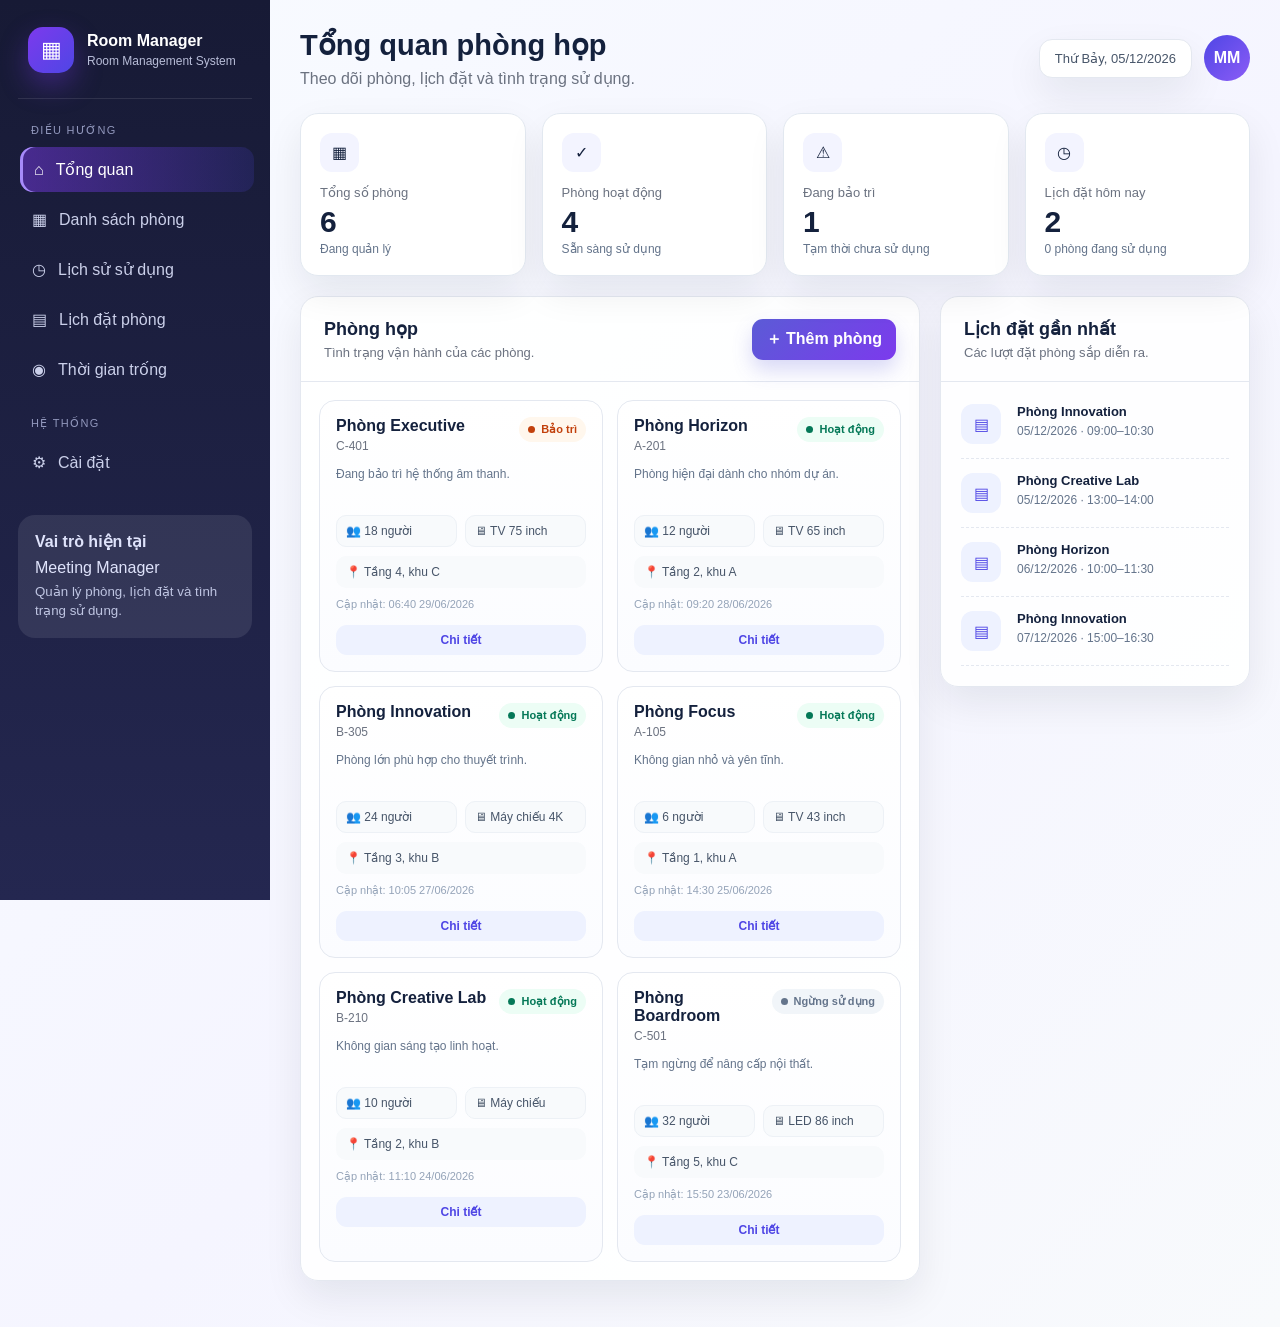
<file: index.html>
<!doctype html>
<html lang="vi">
<head>
    <meta charset="utf-8">
    <meta name="viewport" content="width=device-width, initial-scale=1">
    <title>Room Manager - Quản lý phòng họp</title>
    <link rel="stylesheet" href="style.css">
</head>

<body>
    <div class="app">
        <aside class="sidebar" id="sidebar">
            <div class="brand">
                <div class="brand-logo">▦</div>
                <div>
                    <strong>Room Manager</strong>
                    <span>Room Management System</span>
                </div>
            </div>

            <div class="menu-label">Điều hướng</div>
            <nav class="nav">
                <button class="nav-item active" data-view="dashboard"><span>⌂</span>Tổng quan</button>
                <button class="nav-item" data-view="rooms"><span>▦</span>Danh sách phòng</button>
                <button class="nav-item" data-view="history"><span>◷</span>Lịch sử sử dụng</button>
                <button class="nav-item" data-view="bookings"><span>▤</span>Lịch đặt phòng</button>
                <button class="nav-item" data-view="availability"><span>◉</span>Thời gian trống</button>
            </nav>

            <div class="menu-label">Hệ thống</div>
            <nav class="nav">
                <button class="nav-item" data-view="settings"><span>⚙</span>Cài đặt</button>
            </nav>

            <div class="role-box">
                <strong>Vai trò hiện tại</strong>
                <span>Meeting Manager</span>
                <small>Quản lý phòng, lịch đặt và tình trạng sử dụng.</small>
            </div>
        </aside>

        <main class="main">
            <header class="topbar">
                <button class="icon-btn mobile-menu" id="mobileMenu">☰</button>
                <div class="page-title">
                    <h1 id="pageTitle">Tổng quan phòng họp</h1>
                    <p id="pageSubtitle">Theo dõi phòng, lịch đặt và tình trạng sử dụng.</p>
                </div>
                <div class="top-actions">
                    <div class="date-chip" id="dateChip"></div>
                    <div class="avatar">MM</div>
                </div>
            </header>

            <!-- DASHBOARD -->
            <section class="view active" id="dashboardView">
                <div class="stats" id="stats"></div>

                <div class="dashboard-grid">
                    <section class="panel">
                        <div class="panel-head">
                            <div>
                                <h2>Phòng họp</h2>
                                <p>Tình trạng vận hành của các phòng.</p>
                            </div>
                            <button class="btn primary" id="dashboardAddRoom">＋ Thêm phòng</button>
                        </div>
                        <div class="room-grid" id="dashboardRooms"></div>
                    </section>

                    <aside class="panel">
                        <div class="panel-head">
                            <div>
                                <h2>Lịch đặt gần nhất</h2>
                                <p>Các lượt đặt phòng sắp diễn ra.</p>
                            </div>
                        </div>
                        <div class="recent-list" id="recentBookings"></div>
                    </aside>
                </div>
            </section>

            <!-- ROOMS -->
            <section class="view" id="roomsView">
                <section class="panel">
                    <div class="panel-head">
                        <div>
                            <h2>Danh sách phòng</h2>
                            <p>Thêm, sửa, xóa và theo dõi tình trạng từng phòng.</p>
                        </div>
                        <div class="head-actions">
                            <button class="btn secondary" id="exportRooms">⇩ Xuất CSV</button>
                            <button class="btn primary" id="addRoom">＋ Thêm phòng mới</button>
                        </div>
                    </div>

                    <div class="toolbar four">
                        <input id="roomSearch" placeholder="Tìm theo tên, mã, vị trí, thiết bị...">
                        <select id="roomStatusFilter">
            <option value="">Tất cả trạng thái</option>
            <option value="active">Hoạt động</option>
            <option value="maintenance">Bảo trì</option>
            <option value="inactive">Ngừng sử dụng</option>
          </select>
                        <select id="roomCapacityFilter">
            <option value="">Mọi sức chứa</option>
            <option value="small">Dưới 10 người</option>
            <option value="medium">10–20 người</option>
            <option value="large">Trên 20 người</option>
          </select>
                        <select id="roomSort">
            <option value="updated-desc">Cập nhật mới nhất</option>
            <option value="name-asc">Tên A–Z</option>
            <option value="capacity-desc">Sức chứa lớn nhất</option>
            <option value="capacity-asc">Sức chứa nhỏ nhất</option>
          </select>
                    </div>

                    <div class="room-grid large" id="roomGrid"></div>
                    <div class="empty hidden" id="roomEmpty">Không tìm thấy phòng phù hợp.</div>
                </section>
            </section>

            <!-- HISTORY -->
            <section class="view" id="historyView">
                <section class="panel">
                    <div class="panel-head">
                        <div>
                            <h2>Lịch sử sử dụng phòng</h2>
                            <p>Hiển thị các lượt sử dụng phòng đã kết thúc.</p>
                        </div>
                        <button class="btn secondary" id="exportHistory">⇩ Xuất CSV</button>
                    </div>

                    <div class="toolbar four">
                        <select id="historyRoom"></select>
                        <input type="date" id="historyFrom">
                        <input type="date" id="historyTo">
                        <button class="btn secondary" id="filterHistory">Lọc dữ liệu</button>
                    </div>

                    <div class="table-wrap">
                        <table>
                            <thead>
                                <tr>
                                    <th>Ngày</th>
                                    <th>Phòng</th>
                                    <th>Thời gian</th>
                                    <th>Thời lượng</th>
                                    <th>Trạng thái</th>
                                    <th>Ghi chú</th>
                                </tr>
                            </thead>
                            <tbody id="historyBody"></tbody>
                        </table>
                    </div>
                </section>
            </section>

            <!-- BOOKINGS -->
            <section class="view" id="bookingsView">
                <section class="panel">
                    <div class="panel-head">
                        <div>
                            <h2>Lịch đặt phòng</h2>
                            <p>Quản lý những khoảng thời gian phòng đã được đặt.</p>
                        </div>
                        <button class="btn primary" id="addBooking">＋ Đặt phòng</button>
                    </div>

                    <div class="toolbar five">
                        <select id="bookingRoomFilter"></select>
                        <input type="date" id="bookingDateFilter">
                        <select id="bookingStatusFilter">
            <option value="">Tất cả trạng thái</option>
            <option value="upcoming">Sắp sử dụng</option>
            <option value="in-use">Đang sử dụng</option>
            <option value="completed">Đã sử dụng</option>
            <option value="cancelled">Đã hủy</option>
          </select>
                        <button class="btn secondary" id="filterBookings">Lọc</button>
                        <button class="btn ghost" id="clearBookingFilters">Xóa lọc</button>
                    </div>

                    <div class="table-wrap">
                        <table>
                            <thead>
                                <tr>
                                    <th>Ngày</th>
                                    <th>Phòng</th>
                                    <th>Thời gian</th>
                                    <th>Trạng thái</th>
                                    <th>Ghi chú</th>
                                    <th>Thao tác</th>
                                </tr>
                            </thead>
                            <tbody id="bookingBody"></tbody>
                        </table>
                    </div>
                </section>
            </section>

            <!-- AVAILABILITY -->
            <section class="view" id="availabilityView">
                <section class="panel">
                    <div class="panel-head">
                        <div>
                            <h2>Kiểm tra thời gian trống</h2>
                            <p>Chỉ hiển thị những khoảng thời gian phòng chưa được đặt.</p>
                        </div>
                    </div>

                    <div class="toolbar four">
                        <select id="availabilityRoom"></select>
                        <input type="date" id="availabilityDate">
                        <select id="availabilityDuration">
            <option value="30">30 phút</option>
            <option value="60" selected>60 phút</option>
            <option value="90">90 phút</option>
            <option value="120">120 phút</option>
          </select>
                        <button class="btn primary" id="checkAvailability">Kiểm tra</button>
                    </div>

                    <div class="availability-content" id="availabilityContent"></div>
                </section>
            </section>

            <!-- SETTINGS -->
            <section class="view" id="settingsView">
                <section class="panel narrow">
                    <div class="panel-head">
                        <div>
                            <h2>Cài đặt dữ liệu</h2>
                            <p>Dữ liệu được lưu trên trình duyệt bằng LocalStorage.</p>
                        </div>
                    </div>

                    <div class="setting-row">
                        <div>
                            <strong>Khôi phục dữ liệu mẫu</strong>
                            <span>Thay thế dữ liệu hiện tại bằng danh sách mẫu.</span>
                        </div>
                        <button class="btn danger" id="resetData">Khôi phục</button>
                    </div>

                    <div class="setting-row">
                        <div>
                            <strong>Xóa toàn bộ dữ liệu</strong>
                            <span>Xóa tất cả phòng và lịch đặt trên trình duyệt này.</span>
                        </div>
                        <button class="btn danger-light" id="clearData">Xóa dữ liệu</button>
                    </div>
                </section>
            </section>
        </main>
    </div>

    <!-- ROOM MODAL -->
    <div class="modal-backdrop" id="roomModal">
        <section class="modal">
            <div class="modal-head">
                <div>
                    <h2 id="roomModalTitle">Thêm phòng</h2>
                    <p>Nhập thông tin phòng họp.</p>
                </div>
                <button class="icon-btn" id="closeRoomModal">×</button>
            </div>
            <form id="roomForm" class="form-grid">
                <input type="hidden" id="roomId">

                <label>
        <span>Tên phòng *</span>
        <input id="roomName" maxlength="60">
        <small id="roomNameError"></small>
      </label>

                <label>
        <span>Mã phòng *</span>
        <input id="roomCode" maxlength="12">
        <small id="roomCodeError"></small>
      </label>

                <label>
        <span>Sức chứa *</span>
        <input id="roomCapacity" type="number" min="1" max="200">
        <small id="roomCapacityError"></small>
      </label>

                <label>
        <span>Trạng thái *</span>
        <select id="roomStatus">
          <option value="active">Hoạt động</option>
          <option value="maintenance">Bảo trì</option>
          <option value="inactive">Ngừng sử dụng</option>
        </select>
      </label>

                <label class="full">
        <span>Vị trí *</span>
        <input id="roomLocation" maxlength="100">
        <small id="roomLocationError"></small>
      </label>

                <label class="full">
        <span>Thiết bị</span>
        <input id="roomEquipment" maxlength="180">
      </label>

                <label class="full">
        <span>Mô tả</span>
        <textarea id="roomDescription" rows="4" maxlength="300"></textarea>
      </label>
            </form>
            <div class="modal-foot">
                <button class="btn ghost" id="cancelRoom">Hủy</button>
                <button class="btn primary" id="saveRoom">Lưu thông tin</button>
            </div>
        </section>
    </div>

    <!-- BOOKING MODAL -->
    <div class="modal-backdrop" id="bookingModal">
        <section class="modal">
            <div class="modal-head">
                <div>
                    <h2 id="bookingModalTitle">Đặt phòng</h2>
                    <p>Chọn phòng và khoảng thời gian sử dụng.</p>
                </div>
                <button class="icon-btn" id="closeBookingModal">×</button>
            </div>
            <form id="bookingForm" class="form-grid">
                <input type="hidden" id="bookingId">

                <label class="full">
        <span>Phòng *</span>
        <select id="bookingRoom"></select>
        <small id="bookingRoomError"></small>
      </label>

                <label>
        <span>Ngày sử dụng *</span>
        <input id="bookingDate" type="date">
        <small id="bookingDateError"></small>
      </label>

                <label>
        <span>Trạng thái</span>
        <select id="bookingStatus">
          <option value="reserved">Đã đặt</option>
          <option value="cancelled">Đã hủy</option>
        </select>
      </label>

                <label>
        <span>Giờ bắt đầu *</span>
        <input id="bookingStart" type="time">
        <small id="bookingStartError"></small>
      </label>

                <label>
        <span>Giờ kết thúc *</span>
        <input id="bookingEnd" type="time">
        <small id="bookingEndError"></small>
      </label>

                <label class="full">
        <span>Ghi chú sử dụng</span>
        <textarea id="bookingNote" rows="3" maxlength="200"
                  placeholder="VD: Kiểm tra thiết bị trước khi sử dụng"></textarea>
      </label>

                <div class="full conflict-box hidden" id="conflictBox"></div>
            </form>
            <div class="modal-foot">
                <button class="btn ghost" id="cancelBooking">Hủy</button>
                <button class="btn primary" id="saveBooking">Lưu lịch đặt</button>
            </div>
        </section>
    </div>

    <!-- DETAIL MODAL -->
    <div class="modal-backdrop" id="detailModal">
        <section class="modal detail-modal">
            <div class="modal-head">
                <div>
                    <h2 id="detailTitle">Chi tiết phòng</h2>
                    <p>Thông tin phòng và lịch đặt gần đây.</p>
                </div>
                <button class="icon-btn" id="closeDetailModal">×</button>
            </div>
            <div id="detailBody"></div>
            <div class="modal-foot">
                <button class="btn ghost" id="closeDetail">Đóng</button>
                <button class="btn primary" id="editFromDetail">Chỉnh sửa</button>
            </div>
        </section>
    </div>

    <!-- CONFIRM -->
    <div class="confirm-backdrop" id="confirmDialog">
        <section class="confirm-box">
            <div class="confirm-icon">!</div>
            <h2 id="confirmTitle">Xác nhận</h2>
            <p id="confirmMessage"></p>
            <div class="confirm-actions">
                <button class="btn ghost" id="confirmCancel">Hủy</button>
                <button class="btn danger" id="confirmAccept">Xác nhận</button>
            </div>
        </section>
    </div>

    <div class="toast" id="toast"></div>

    <script src="app.js"></script>
</body>

</html>
</file>
<file: style.css>
:root{
  --bg:#f5f7ff;--surface:#fff;--soft:#f8fafc;--text:#14213d;--muted:#6b7280;
  --line:#e4e8f0;--primary:#5b5bd6;--primary2:#7c3aed;--success:#0f9f6e;
  --warning:#d97706;--danger:#dc2626;--shadow:0 16px 38px rgba(15,23,42,.08);
}
*{box-sizing:border-box}body{margin:0;min-height:100vh;color:var(--text);
font-family:Inter,Segoe UI,Arial,sans-serif;background:linear-gradient(135deg,#f8fbff,#f5f5ff 55%,#f8fafc)}
button,input,select,textarea{font:inherit}button{cursor:pointer}.hidden{display:none!important}
.app{min-height:100vh;display:grid;grid-template-columns:270px minmax(0,1fr)}
.sidebar{position:sticky;top:0;height:100vh;padding:22px 18px;overflow:auto;color:#fff;
background:linear-gradient(180deg,#171a35,#242750)}
.brand{display:flex;gap:13px;align-items:center;padding:5px 10px 25px;border-bottom:1px solid rgba(255,255,255,.1)}
.brand-logo{width:46px;height:46px;display:grid;place-items:center;border-radius:15px;font-size:22px;
background:linear-gradient(135deg,#7c3aed,#4f46e5);box-shadow:0 12px 28px rgba(124,58,237,.35)}
.brand strong,.brand span{display:block}.brand span{margin-top:4px;color:#b8bdd8;font-size:12px}
.menu-label{margin:25px 13px 10px;color:#9298bd;font-size:11px;letter-spacing:.12em;text-transform:uppercase}
.nav{display:grid;gap:5px}.nav-item{width:100%;display:flex;align-items:center;gap:12px;padding:13px 14px;border:0;
border-radius:13px;color:#cbd0ea;background:transparent;text-align:left;transition:.2s}
.nav-item:hover,.nav-item.active{color:#fff;background:rgba(255,255,255,.1);transform:translateX(2px)}
.nav-item.active{background:linear-gradient(90deg,rgba(124,58,237,.48),rgba(79,70,229,.17));box-shadow:inset 3px 0 #a78bfa}
.role-box{margin-top:30px;padding:17px;border-radius:17px;background:rgba(255,255,255,.09);color:#dfe3fb}
.role-box strong,.role-box span,.role-box small{display:block}.role-box span{margin-top:8px}.role-box small{margin-top:5px;color:#bfc5e2;line-height:1.45}
.main{min-width:0;padding:28px 30px 46px}.topbar{display:flex;align-items:center;justify-content:space-between;gap:18px;margin-bottom:25px}
.page-title{flex:1}.page-title h1{margin:0;font-size:29px}.page-title p{margin:7px 0 0;color:var(--muted)}
.top-actions{display:flex;align-items:center;gap:12px}.date-chip{padding:11px 15px;border:1px solid var(--line);border-radius:13px;background:#fff;box-shadow:var(--shadow);font-size:13px;color:#475569}
.avatar{width:46px;height:46px;display:grid;place-items:center;border-radius:50%;color:#fff;font-weight:850;background:linear-gradient(135deg,#4f46e5,#8b5cf6)}
.icon-btn{width:40px;height:40px;display:grid;place-items:center;border:0;border-radius:12px;background:#f1f5f9;color:#475569;font-size:20px}
.mobile-menu{display:none}.view{display:none}.view.active{display:block}
.panel{overflow:hidden;border:1px solid var(--line);border-radius:18px;background:rgba(255,255,255,.95);box-shadow:var(--shadow)}
.narrow{max-width:900px}.panel-head{display:flex;align-items:center;justify-content:space-between;gap:18px;padding:21px 23px;border-bottom:1px solid var(--line)}
.panel-head h2{margin:0;font-size:18px}.panel-head p{margin:5px 0 0;color:var(--muted);font-size:13px}.head-actions{display:flex;gap:10px}
.btn{border:0;border-radius:11px;padding:10px 14px;font-weight:750;transition:.18s}.btn:hover{transform:translateY(-1px)}
.btn.primary{color:#fff;background:linear-gradient(135deg,var(--primary),var(--primary2));box-shadow:0 10px 20px rgba(91,91,214,.23)}
.btn.secondary{color:#4f46e5;background:#eef2ff}.btn.ghost{color:#475569;background:#f1f5f9}
.btn.danger{color:#fff;background:linear-gradient(135deg,#ef4444,#dc2626)}.btn.danger-light{color:#dc2626;background:#fef2f2}
.stats{display:grid;grid-template-columns:repeat(4,minmax(0,1fr));gap:16px;margin-bottom:20px}
.stat{position:relative;overflow:hidden;padding:19px;border:1px solid #e2e8f0;border-radius:18px;background:#fff;box-shadow:var(--shadow)}
.stat:after{content:"";position:absolute;right:-28px;top:-30px;width:100px;height:100px;border-radius:50%;background:var(--accent);opacity:.11}
.stat-icon{width:39px;height:39px;display:grid;place-items:center;border-radius:12px;color:var(--accent);background:#f3f4ff}
.stat-label{margin-top:13px;color:var(--muted);font-size:13px}.stat-value{margin:5px 0 3px;font-size:30px;font-weight:850}.stat-note{font-size:12px;color:#64748b}
.dashboard-grid{display:grid;grid-template-columns:minmax(0,1.6fr) minmax(310px,.75fr);gap:20px;align-items:start}
.toolbar{display:grid;gap:12px;padding:18px 22px;border-bottom:1px solid var(--line);background:#fcfdff}
.toolbar.four{grid-template-columns:minmax(240px,1fr) 180px 180px 170px}.toolbar.five{grid-template-columns:1fr 170px 180px auto auto}
.toolbar input,.toolbar select,.form-grid input,.form-grid select,.form-grid textarea{width:100%;padding:11px 12px;border:1px solid #d9e1ec;border-radius:11px;background:#fff;outline:none}
.toolbar input:focus,.toolbar select:focus,.form-grid input:focus,.form-grid select:focus,.form-grid textarea:focus{border-color:#8b5cf6;box-shadow:0 0 0 4px rgba(139,92,246,.11)}
.room-grid{display:grid;grid-template-columns:repeat(2,minmax(0,1fr));gap:14px;padding:18px}.room-grid.large{grid-template-columns:repeat(3,minmax(0,1fr));padding:22px}
.room-card{padding:16px;border:1px solid var(--line);border-radius:16px;background:linear-gradient(180deg,#fff,#fbfcff);transition:.2s}
.room-card:hover{border-color:#a78bfa;box-shadow:0 13px 28px rgba(99,102,241,.12);transform:translateY(-2px)}
.room-top{display:flex;align-items:flex-start;justify-content:space-between;gap:10px}.room-card h3{margin:0;font-size:16px}.room-code{margin-top:4px;color:var(--muted);font-size:12px}
.room-desc{min-height:38px;margin:12px 0;color:#64748b;font-size:12px;line-height:1.55;display:-webkit-box;-webkit-line-clamp:2;-webkit-box-orient:vertical;overflow:hidden}
.room-meta{display:grid;grid-template-columns:repeat(2,1fr);gap:8px}.meta{padding:8px 9px;border:1px solid #edf1f6;border-radius:10px;background:#f8fafc;color:#475569;font-size:12px;overflow:hidden;text-overflow:ellipsis;white-space:nowrap}
.location{margin-top:9px;padding:9px 10px;border-radius:10px;background:#f8fafc;color:#475569;font-size:12px}.updated{margin-top:10px;color:#94a3b8;font-size:11px}
.room-actions{display:flex;gap:8px;margin-top:14px;flex-wrap:wrap}.room-actions .btn{flex:1;padding:8px 9px;font-size:12px}
.badge{display:inline-flex;align-items:center;gap:6px;padding:6px 9px;border-radius:999px;font-size:11px;font-weight:800;white-space:nowrap}.badge:before{content:"";width:7px;height:7px;border-radius:50%;background:currentColor}
.badge.active,.badge.upcoming{color:#047857;background:#ecfdf5}.badge.maintenance,.badge.in-use{color:#c2410c;background:#fff7ed}.badge.inactive,.badge.completed{color:#64748b;background:#f1f5f9}.badge.cancelled{color:#b91c1c;background:#fef2f2}
.recent-list{padding:8px 20px 20px}.recent-item{display:grid;grid-template-columns:44px 1fr;gap:12px;padding:14px 0;border-bottom:1px dashed var(--line)}
.recent-icon{width:40px;height:40px;display:grid;place-items:center;border-radius:12px;color:#4f46e5;background:#eef2ff}.recent-item strong{display:block;font-size:13px}.recent-item span{display:block;margin-top:4px;color:#64748b;font-size:12px;line-height:1.45}
.table-wrap{overflow:auto;padding:0 22px 22px}table{width:100%;border-collapse:collapse;font-size:13px}th,td{padding:13px 12px;border-bottom:1px solid var(--line);text-align:left;vertical-align:middle}th{background:#f8fafc;color:#64748b;font-size:12px}
.table-actions{display:flex;gap:7px}.table-actions .btn{padding:7px 9px;font-size:11px}.empty{padding:45px 20px;text-align:center;color:var(--muted)}
.availability-content{padding:22px}.availability-summary{padding:18px;border-radius:16px;color:#fff;background:linear-gradient(135deg,#4f46e5,#7c3aed)}
.availability-summary h3{margin:0}.availability-summary p{margin:7px 0 0;color:#e5e7ff;font-size:13px}.slot-title{display:flex;justify-content:space-between;align-items:center;margin:18px 0 10px}
.slots{display:flex;flex-wrap:wrap;gap:9px}.slot{border:1px solid #c7d2fe;border-radius:10px;padding:10px 12px;background:#eef2ff;color:#4338ca;font-weight:750}
.slot:hover{background:#e0e7ff}.no-slots{padding:20px;border-radius:13px;background:#fef2f2;color:#991b1b}
.setting-row{display:flex;align-items:center;justify-content:space-between;gap:20px;padding:22px;border-bottom:1px solid var(--line)}.setting-row:last-child{border-bottom:0}.setting-row strong,.setting-row span{display:block}.setting-row span{margin-top:5px;color:var(--muted);font-size:13px}
.modal-backdrop,.confirm-backdrop{position:fixed;inset:0;z-index:100;display:none;align-items:center;justify-content:center;padding:20px;background:rgba(15,23,42,.58);backdrop-filter:blur(4px)}
.modal-backdrop.show,.confirm-backdrop.show{display:flex}.modal{width:min(680px,100%);max-height:92vh;overflow:auto;border-radius:20px;background:#fff;box-shadow:0 30px 80px rgba(15,23,42,.25)}
.detail-modal{width:min(650px,100%)}.modal-head{display:flex;align-items:center;justify-content:space-between;gap:14px;padding:21px 23px;border-bottom:1px solid var(--line)}.modal-head h2{margin:0}.modal-head p{margin:5px 0 0;color:var(--muted);font-size:13px}
.form-grid{display:grid;grid-template-columns:1fr 1fr;gap:14px;padding:22px}.form-grid label{display:grid;gap:7px}.form-grid label span{font-size:12px;font-weight:750;color:#475569}.form-grid small{min-height:14px;color:#dc2626;font-size:11px}.form-grid .full{grid-column:1/-1}.form-grid textarea{resize:vertical}
.modal-foot{display:flex;justify-content:flex-end;gap:10px;padding:0 22px 22px}.detail-body{padding:22px}.detail-hero{padding:20px;border-radius:17px;color:#fff;background:linear-gradient(135deg,#4f46e5,#7c3aed)}.detail-hero h3{margin:0}.detail-hero p{margin:7px 0 0;color:#e4e7ff}
.detail-grid{display:grid;grid-template-columns:1fr 1fr;gap:12px;margin-top:16px}.detail-item{padding:13px;border:1px solid var(--line);border-radius:13px;background:#f8fafc}.detail-item.full{grid-column:1/-1}.detail-item span{display:block;margin-bottom:6px;color:var(--muted);font-size:11px;font-weight:750;text-transform:uppercase}.detail-item strong{font-size:13px;line-height:1.5}
.detail-bookings{margin:18px 22px 22px}.detail-bookings h3{font-size:15px}.conflict-box{padding:13px;border-radius:12px;background:#fef2f2;color:#991b1b;font-size:13px}
.confirm-box{width:min(430px,100%);padding:26px;border-radius:20px;background:#fff;text-align:center;box-shadow:0 30px 80px rgba(15,23,42,.25)}.confirm-icon{width:54px;height:54px;display:grid;place-items:center;margin:0 auto 14px;border-radius:50%;color:#dc2626;background:#fef2f2;font-size:25px;font-weight:900}.confirm-box h2{margin:0}.confirm-box p{margin:10px 0 20px;color:var(--muted);line-height:1.55}.confirm-actions{display:flex;justify-content:center;gap:10px}
.toast{position:fixed;right:24px;bottom:24px;z-index:150;max-width:420px;padding:13px 16px;border-radius:12px;color:#fff;background:#111827;box-shadow:0 18px 44px rgba(15,23,42,.28);opacity:0;transform:translateY(18px);pointer-events:none;transition:.24s;font-size:13px}.toast.show{opacity:1;transform:translateY(0)}.toast.success{background:#065f46}.toast.error{background:#991b1b}.toast.info{background:#1e3a8a}
@media(max-width:1250px){.room-grid.large{grid-template-columns:repeat(2,1fr)}.stats{grid-template-columns:repeat(2,1fr)}.dashboard-grid{grid-template-columns:1fr}}
@media(max-width:1000px){.toolbar.four,.toolbar.five{grid-template-columns:1fr 1fr}}
@media(max-width:900px){.app{grid-template-columns:1fr}.sidebar{position:fixed;left:-290px;width:280px;z-index:60;transition:.25s}.sidebar.open{left:0}.main{padding:22px 18px 40px}.mobile-menu{display:grid}.date-chip{display:none}.room-grid.large{grid-template-columns:1fr 1fr}}
@media(max-width:650px){.stats{grid-template-columns:1fr}.room-grid,.room-grid.large{grid-template-columns:1fr;padding:15px}.toolbar.four,.toolbar.five{grid-template-columns:1fr}.panel-head{align-items:flex-start;flex-direction:column}.head-actions{width:100%;flex-direction:column}.head-actions .btn,.panel-head>.btn{width:100%}.form-grid{grid-template-columns:1fr}.form-grid .full{grid-column:auto}.detail-grid{grid-template-columns:1fr}.detail-item.full{grid-column:auto}.setting-row{align-items:flex-start;flex-direction:column}.setting-row .btn{width:100%}.main{padding-inline:12px}.page-title h1{font-size:24px}}
</file>
